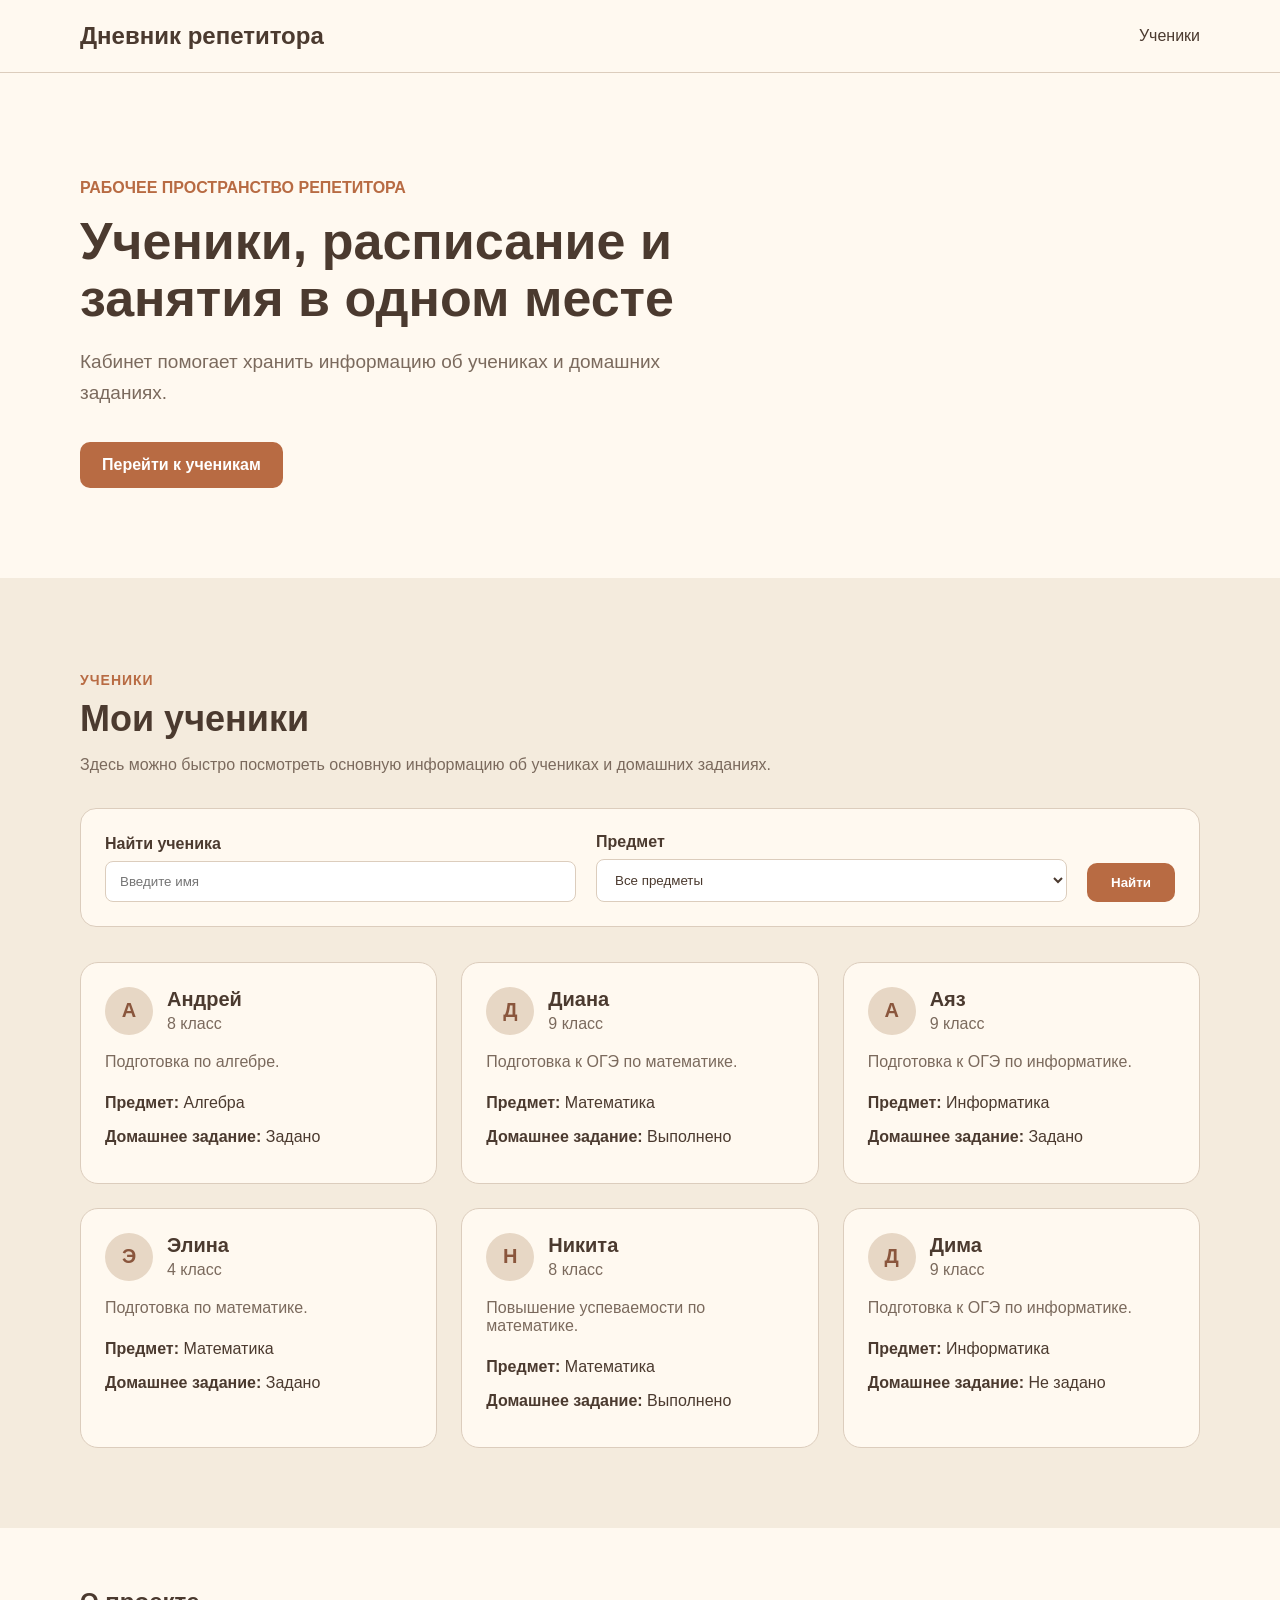
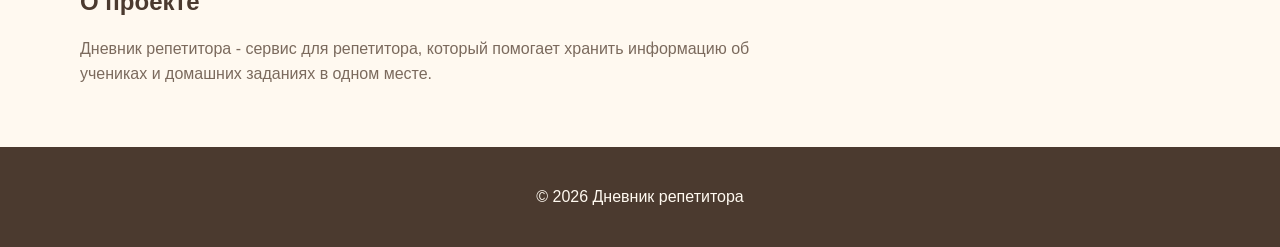
<file: index.html>
<!DOCTYPE html>
<html lang="ru">

<head>
    <meta charset="UTF-8">
    <meta name="viewport" content="width=device-width, initial-scale=1.0">
    <title>Дневник репетитора — кабинет репетитора</title>
    <link rel="stylesheet" href="styles/main.css">
</head>

<body>

<header class="header">
    <div class="container header__content">
        <a class="logo" href="index.html">Дневник репетитора</a>
        <nav class="navigation">
            <a href="#students">Ученики</a>
        </nav>
    </div>
</header>

<main>

    <section class="hero">
        <div class="container">
            <p class="hero__label">Рабочее пространство репетитора</p>
            <h1>Ученики, расписание и занятия в одном месте</h1>
            <p class="hero__description">
                Кабинет помогает хранить информацию об учениках и домашних заданиях.
            </p>
            <a class="button" href="#students">Перейти к ученикам</a>
        </div>
    </section>

    <section class="students" id="students">
        <div class="container">

            <div class="section-heading">
                <p class="section-label">Ученики</p>
                <h2>Мои ученики</h2>
                <p class="section-description">
                    Здесь можно быстро посмотреть основную информацию об учениках и домашних заданиях.
                </p>
            </div>

            <form class="student-filter">
                <div class="form-field">
                    <label for="student-search">Найти ученика</label>
                    <input id="student-search" name="student-search" type="search" placeholder="Введите имя">
                </div>

                <div class="form-field">
                    <label for="subject">Предмет</label>
                    <select id="subject" name="subject">
                        <option value="">Все предметы</option>
                        <option value="math">Математика</option>
                        <option value="algebra">Алгебра</option>
                        <option value="informatics">Информатика</option>
                    </select>
                </div>

                <button type="submit">Найти</button>
            </form>

            <div class="students-grid">

                <article class="student-card">
                    <div class="student-card__header">
                        <div class="student-avatar">А</div>
                        <div><h3>Андрей</h3><p>8 класс</p></div>
                    </div>
                    <p class="student-card__description">Подготовка по алгебре.</p>
                    <div class="student-info">
                        <p><span>Предмет:</span> Алгебра</p>
                        <p><span>Домашнее задание:</span> Задано</p>
                    </div>
                </article>

                <article class="student-card">
                    <div class="student-card__header">
                        <div class="student-avatar">Д</div>
                        <div><h3>Диана</h3><p>9 класс</p></div>
                    </div>
                    <p class="student-card__description">Подготовка к ОГЭ по математике.</p>
                    <div class="student-info">
                        <p><span>Предмет:</span> Математика</p>
                        <p><span>Домашнее задание:</span> Выполнено</p>
                    </div>
                </article>

                <article class="student-card">
                    <div class="student-card__header">
                        <div class="student-avatar">А</div>
                        <div><h3>Аяз</h3><p>9 класс</p></div>
                    </div>
                    <p class="student-card__description">Подготовка к ОГЭ по информатике.</p>
                    <div class="student-info">
                        <p><span>Предмет:</span> Информатика</p>
                        <p><span>Домашнее задание:</span> Задано</p>
                    </div>
                </article>

                <article class="student-card">
                    <div class="student-card__header">
                        <div class="student-avatar">Э</div>
                        <div><h3>Элина</h3><p>4 класс</p></div>
                    </div>
                    <p class="student-card__description">Подготовка по математике.</p>
                    <div class="student-info">
                        <p><span>Предмет:</span> Математика</p>
                        <p><span>Домашнее задание:</span> Задано</p>
                    </div>
                </article>

                <article class="student-card">
                    <div class="student-card__header">
                        <div class="student-avatar">Н</div>
                        <div><h3>Никита</h3><p>8 класс</p></div>
                    </div>
                    <p class="student-card__description">Повышение успеваемости по математике.</p>
                    <div class="student-info">
                        <p><span>Предмет:</span> Математика</p>
                        <p><span>Домашнее задание:</span> Выполнено</p>
                    </div>
                </article>

                <article class="student-card">
                    <div class="student-card__header">
                        <div class="student-avatar">Д</div>
                        <div><h3>Дима</h3><p>9 класс</p></div>
                    </div>
                    <p class="student-card__description">Подготовка к ОГЭ по информатике.</p>
                    <div class="student-info">
                        <p><span>Предмет:</span> Информатика</p>
                        <p><span>Домашнее задание:</span> Не задано</p>
                    </div>
                </article>

            </div>
        </div>
    </section>
    <section class="about">
    <div class="container">
        <h2>О проекте</h2>
        <p>
            Дневник репетитора - сервис для репетитора, который помогает хранить
            информацию об учениках и домашних заданиях в одном месте.
        </p>
    </div>
</section>

</main>
<footer class="footer">
    <div class="container">
        <p>© 2026 Дневник репетитора</p>
    </div>
</footer>

</body>
</html>
</file>
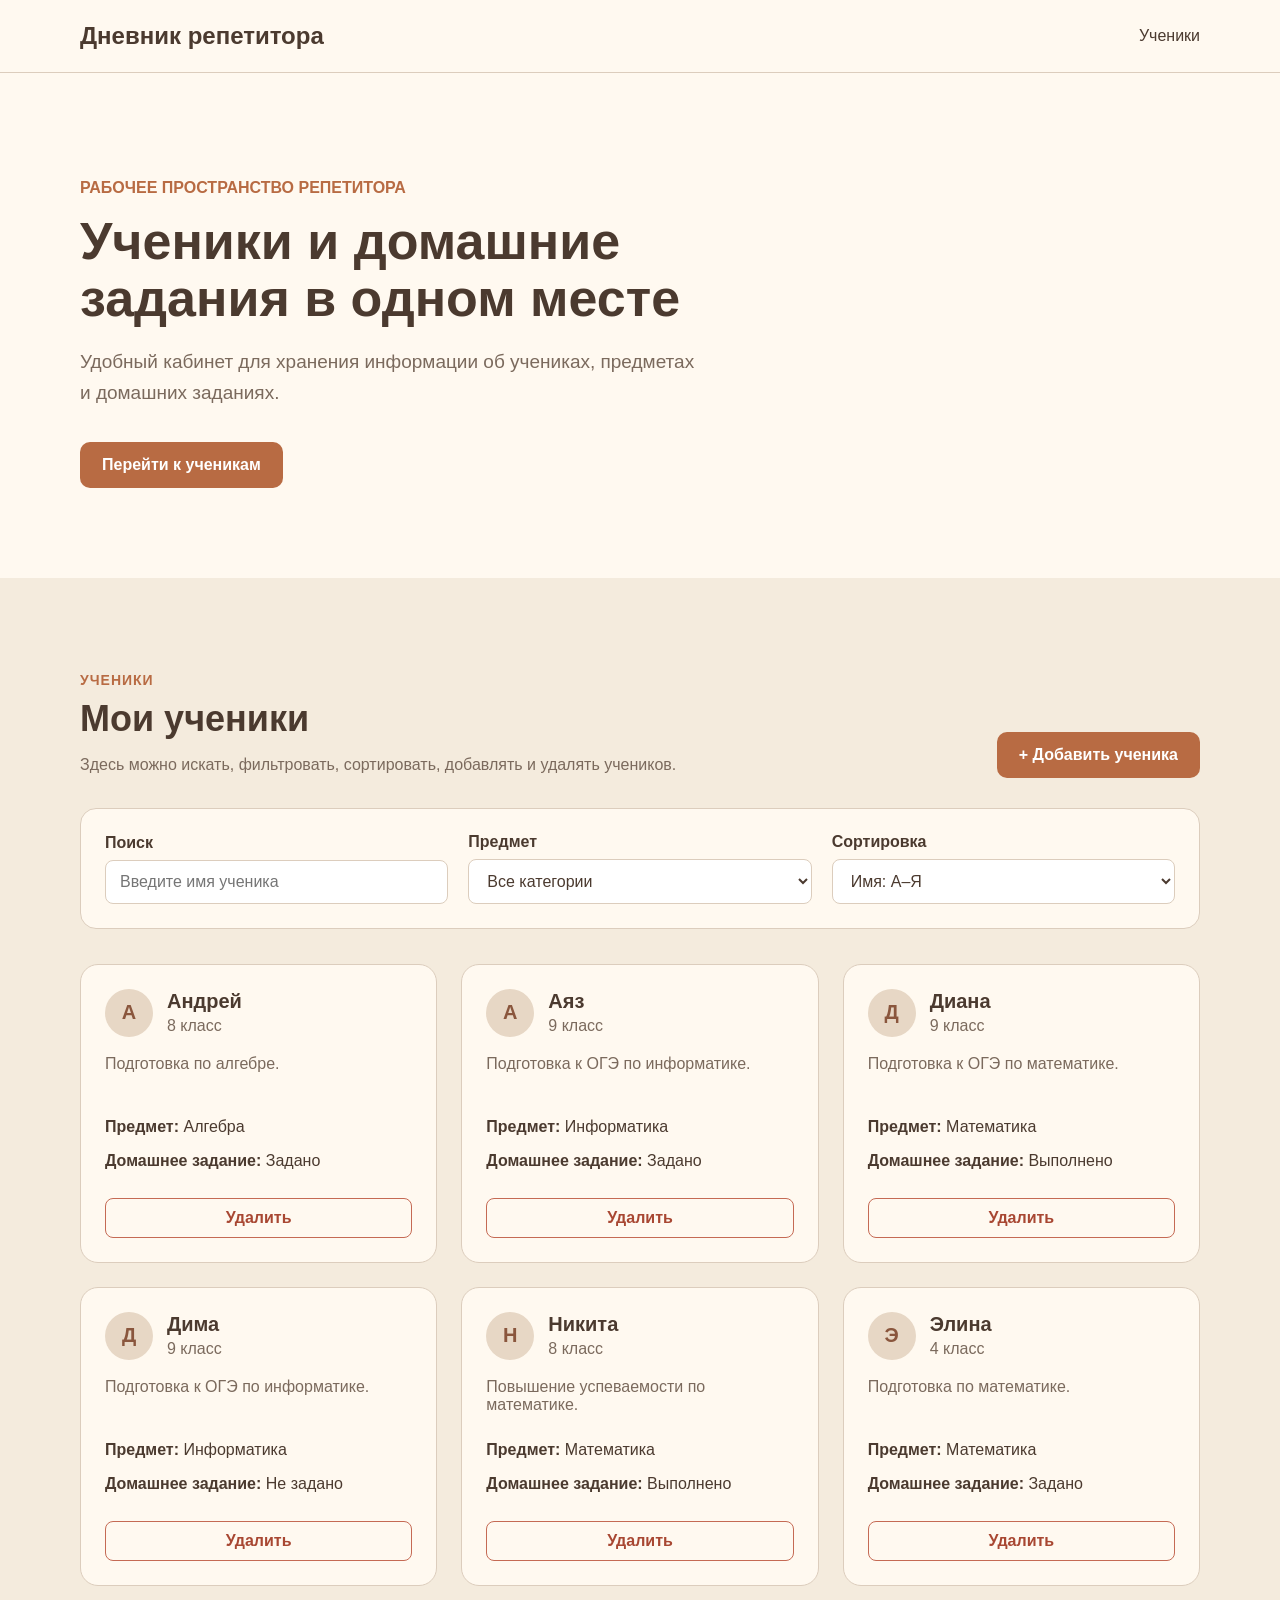
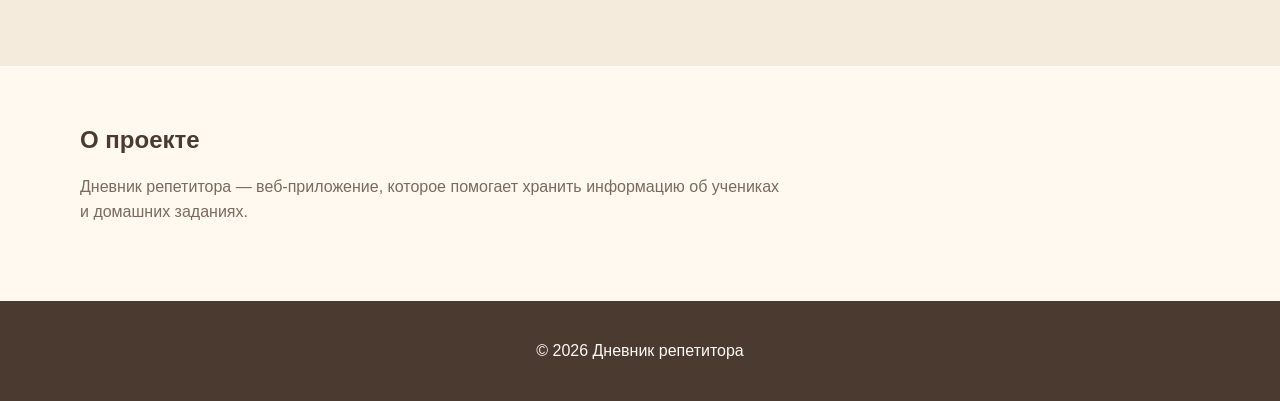
<file: web-программирование 2ЛР/index.html>
<!DOCTYPE html>
<html lang="ru">

<head>
    <meta charset="UTF-8">

    <meta
        name="viewport"
        content="width=device-width, initial-scale=1.0"
    >

    <title>Дневник репетитора</title>

    <link
        rel="stylesheet"
        href="styles/main.css"
    >

    <script
        src="js/app.js"
        defer
    ></script>
</head>


<body>

<header class="header">

    <div class="container header__content">

        <a
            class="logo"
            href="index.html"
        >
            Дневник репетитора
        </a>

        <nav class="navigation">
            <a href="#students">Ученики</a>
        </nav>

    </div>

</header>


<main>

    <section class="hero">

        <div class="container">

            <p class="hero__label">
                Рабочее пространство репетитора
            </p>

            <h1>
                Ученики и домашние задания в одном месте
            </h1>

            <p class="hero__description">
                Удобный кабинет для хранения информации
                об учениках, предметах и домашних заданиях.
            </p>

            <a
                class="button"
                href="#students"
            >
                Перейти к ученикам
            </a>

        </div>

    </section>


    <section
        class="students"
        id="students"
    >

        <div class="container">

            <div class="section-heading">

                <div>

                    <p class="section-label">
                        Ученики
                    </p>

                    <h2>
                        Мои ученики
                    </h2>

                    <p class="section-description">
                        Здесь можно искать, фильтровать,
                        сортировать, добавлять и удалять учеников.
                    </p>

                </div>


                <button
                    class="button add-button"
                    id="open-modal"
                    type="button"
                >
                    + Добавить ученика
                </button>

            </div>


            <div class="student-filter">

                <div class="form-field">

                    <label for="student-search">
                        Поиск
                    </label>

                    <input
                        id="student-search"
                        type="text"
                        placeholder="Введите имя ученика"
                    >

                </div>


                <div class="form-field">

                    <label for="subject-filter">
                        Предмет
                    </label>

                    <select id="subject-filter">

                        <option value="all">
                            Все категории
                        </option>

                        <option value="Математика">
                            Математика
                        </option>

                        <option value="Алгебра">
                            Алгебра
                        </option>

                        <option value="Информатика">
                            Информатика
                        </option>

                        <option value="Физика">
                            Физика
                        </option>

                    </select>

                </div>


                <div class="form-field">

                    <label for="sort-select">
                        Сортировка
                    </label>

                    <select id="sort-select">

                        <option value="name-asc">
                            Имя: А–Я
                        </option>

                        <option value="name-desc">
                            Имя: Я–А
                        </option>

                    </select>

                </div>

            </div>


            <div
                class="students-grid"
                id="students-grid"
            >
            </div>


            <p
                class="empty-message"
                id="empty-message"
                hidden
            >
                Ученики не найдены
            </p>

        </div>

    </section>


    <section class="about">

        <div class="container">

            <h2>
                О проекте
            </h2>

            <p>
                Дневник репетитора — веб-приложение,
                которое помогает хранить информацию
                об учениках и домашних заданиях.
            </p>

        </div>

    </section>

</main>


<footer class="footer">

    <div class="container">

        <p>
            © 2026 Дневник репетитора
        </p>

    </div>

</footer>



<!-- Модальное окно -->

<div
    class="modal"
    id="student-modal"
    aria-hidden="true"
>

    <div class="modal__backdrop"></div>


    <div class="modal__content">

        <button
            class="modal__close"
            id="close-modal"
            type="button"
            aria-label="Закрыть"
        >
            ×
        </button>


        <h2>
            Добавить ученика
        </h2>


        <form
            id="student-form"
            novalidate
        >


            <div class="form-field">

                <label for="student-name">
                    Имя ученика
                </label>

                <input
                    id="student-name"
                    name="name"
                    type="text"
                    minlength="2"
                    required
                >

                <p
                    class="error-message"
                    id="name-error"
                ></p>

            </div>


            <div class="form-field">

                <label for="student-class">
                    Класс
                </label>

                <input
                    id="student-class"
                    name="class"
                    type="number"
                    min="1"
                    max="11"
                    required
                >

                <p
                    class="error-message"
                    id="class-error"
                ></p>

            </div>


            <div class="form-field">

                <label for="student-subject">
                    Предмет
                </label>

                <select
                    id="student-subject"
                    name="subject"
                    required
                >

                    <option value="">
                        Выберите предмет
                    </option>

                    <option value="Математика">
                        Математика
                    </option>

                    <option value="Алгебра">
                        Алгебра
                    </option>

                    <option value="Информатика">
                        Информатика
                    </option>

                    <option value="Физика">
                        Физика
                    </option>

                </select>

                <p
                    class="error-message"
                    id="subject-error"
                ></p>

            </div>


            <div class="form-field">

                <label for="student-description">
                    Цель занятий
                </label>

                <textarea
                    id="student-description"
                    name="description"
                    minlength="5"
                    required
                ></textarea>

                <p
                    class="error-message"
                    id="description-error"
                ></p>

            </div>


            <div class="form-field">

                <label for="student-homework">
                    Домашнее задание
                </label>

                <select
                    id="student-homework"
                    name="homework"
                    required
                >

                    <option value="">
                        Выберите статус
                    </option>

                    <option value="Задано">
                        Задано
                    </option>

                    <option value="Выполнено">
                        Выполнено
                    </option>

                    <option value="Не задано">
                        Не задано
                    </option>

                </select>

                <p
                    class="error-message"
                    id="homework-error"
                ></p>

            </div>


            <div class="modal__actions">

                <button
                    class="cancel-button"
                    id="cancel-modal"
                    type="button"
                >
                    Отмена
                </button>

                <button
                    class="button"
                    type="submit"
                >
                    Добавить
                </button>

            </div>

        </form>

    </div>

</div>

</body>

</html>
</file>
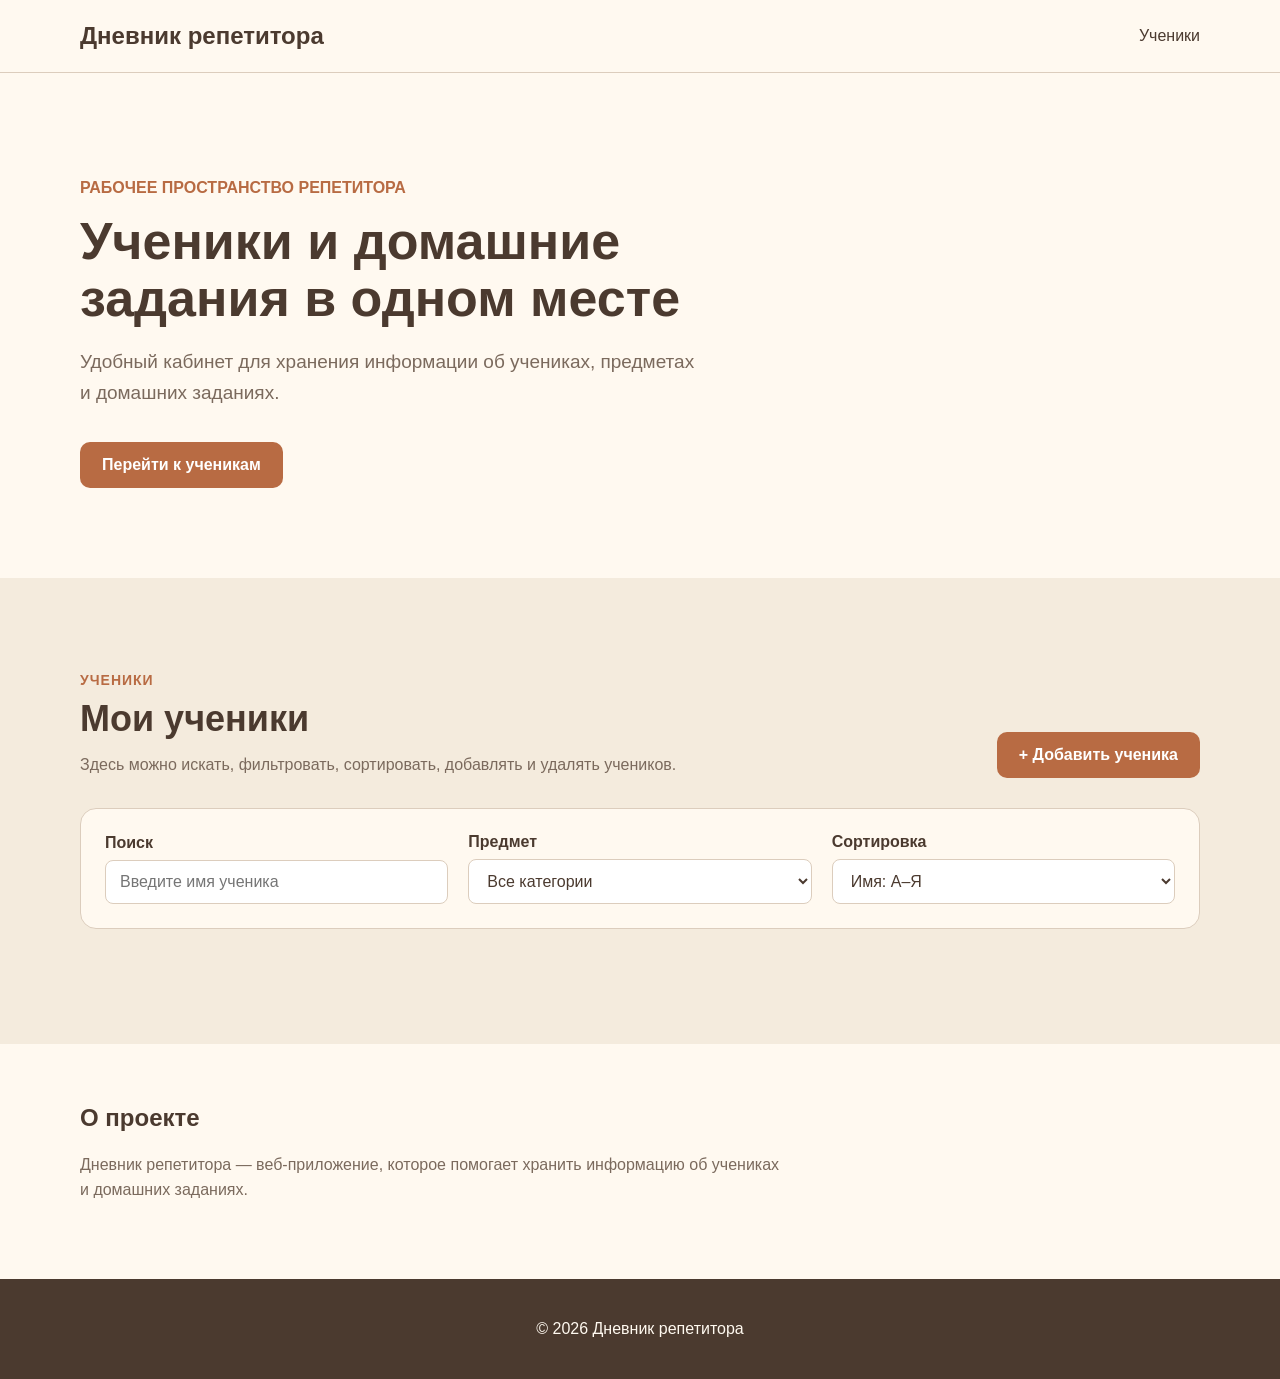
<file: web-программирование 3ЛР/frontend/index.html>
<!DOCTYPE html>
<html lang="ru">

<head>
    <meta charset="UTF-8">

    <meta
        name="viewport"
        content="width=device-width, initial-scale=1.0"
    >

    <title>Дневник репетитора</title>

    <link
        rel="stylesheet"
        href="styles/main.css"
    >

    <script
        src="scripts/app.js"
        defer
    ></script>
</head>


<body>

<header class="header">

    <div class="container header__content">

        <a
            class="logo"
            href="index.html"
        >
            Дневник репетитора
        </a>

        <nav class="navigation">
            <a href="#students">Ученики</a>
        </nav>

    </div>

</header>


<main>

    <section class="hero">

        <div class="container">

            <p class="hero__label">
                Рабочее пространство репетитора
            </p>

            <h1>
                Ученики и домашние задания в одном месте
            </h1>

            <p class="hero__description">
                Удобный кабинет для хранения информации
                об учениках, предметах и домашних заданиях.
            </p>

            <a
                class="button"
                href="#students"
            >
                Перейти к ученикам
            </a>

        </div>

    </section>


    <section
        class="students"
        id="students"
    >

        <div class="container">

            <div class="section-heading">

                <div>

                    <p class="section-label">
                        Ученики
                    </p>

                    <h2>
                        Мои ученики
                    </h2>

                    <p class="section-description">
                        Здесь можно искать, фильтровать,
                        сортировать, добавлять и удалять учеников.
                    </p>

                </div>


                <button
                    class="button add-button"
                    id="open-modal"
                    type="button"
                >
                    + Добавить ученика
                </button>

            </div>


            <div class="student-filter">

                <div class="form-field">

                    <label for="student-search">
                        Поиск
                    </label>

                    <input
                        id="student-search"
                        type="text"
                        placeholder="Введите имя ученика"
                    >

                </div>


                <div class="form-field">

                    <label for="subject-filter">
                        Предмет
                    </label>

                    <select id="subject-filter">

                        <option value="all">
                            Все категории
                        </option>

                        <option value="Математика">
                            Математика
                        </option>

                        <option value="Алгебра">
                            Алгебра
                        </option>

                        <option value="Информатика">
                            Информатика
                        </option>

                        <option value="Физика">
                            Физика
                        </option>

                    </select>

                </div>


                <div class="form-field">

                    <label for="sort-select">
                        Сортировка
                    </label>

                    <select id="sort-select">

                        <option value="name-asc">
                            Имя: А–Я
                        </option>

                        <option value="name-desc">
                            Имя: Я–А
                        </option>

                    </select>

                </div>

            </div>


            <div
                class="students-grid"
                id="students-grid"
            >
            </div>


            <p
                class="empty-message"
                id="empty-message"
                hidden
            >
                Ученики не найдены
            </p>

        </div>

    </section>


    <section class="about">

        <div class="container">

            <h2>
                О проекте
            </h2>

            <p>
                Дневник репетитора — веб-приложение,
                которое помогает хранить информацию
                об учениках и домашних заданиях.
            </p>

        </div>

    </section>

</main>


<footer class="footer">

    <div class="container">

        <p>
            © 2026 Дневник репетитора
        </p>

    </div>

</footer>



<!-- Модальное окно -->

<div
    class="modal"
    id="student-modal"
    aria-hidden="true"
>

    <div class="modal__backdrop"></div>

    <div class="modal__content">

        <button
            class="modal__close"
            id="close-modal"
            type="button"
            aria-label="Закрыть"
        >
            ×
        </button>

        <h2>
            Добавить ученика
        </h2>

        <form
            id="student-form"
            novalidate
        >

            <div class="form-field">

                <label for="student-name">
                    Имя ученика
                </label>

                <input
                    id="student-name"
                    name="name"
                    type="text"
                    minlength="2"
                    required
                >

                <p
                    class="error-message"
                    id="name-error"
                ></p>

            </div>

            <div class="form-field">

                <label for="student-class">
                    Класс
                </label>

                <input
                    id="student-class"
                    name="class"
                    type="number"
                    min="1"
                    max="11"
                    required
                >

                <p
                    class="error-message"
                    id="class-error"
                ></p>

            </div>

            <div class="form-field">

                <label for="student-subject">
                    Предмет
                </label>

                <select
                    id="student-subject"
                    name="subject"
                    required
                >

                    <option value="">
                        Выберите предмет
                    </option>

                    <option value="Математика">
                        Математика
                    </option>

                    <option value="Алгебра">
                        Алгебра
                    </option>

                    <option value="Информатика">
                        Информатика
                    </option>

                    <option value="Физика">
                        Физика
                    </option>

                </select>

                <p
                    class="error-message"
                    id="subject-error"
                ></p>

            </div>

            <div class="form-field">

                <label for="student-description">
                    Цель занятий
                </label>

                <textarea
                    id="student-description"
                    name="description"
                    minlength="5"
                    required
                ></textarea>

                <p
                    class="error-message"
                    id="description-error"
                ></p>

            </div>

            <div class="form-field">

                <label for="student-homework">
                    Домашнее задание
                </label>

                <select
                    id="student-homework"
                    name="homework"
                    required
                >

                    <option value="">
                        Выберите статус
                    </option>

                    <option value="Задано">
                        Задано
                    </option>

                    <option value="Выполнено">
                        Выполнено
                    </option>

                    <option value="Не задано">
                        Не задано
                    </option>

                </select>

                <p
                    class="error-message"
                    id="homework-error"
                ></p>

            </div>

            <div class="modal__actions">

                <button
                    class="cancel-button"
                    id="cancel-modal"
                    type="button"
                >
                    Отмена
                </button>

                <button
                    class="button"
                    type="submit"
                >
                    Добавить
                </button>

            </div>

        </form>

    </div>

</div>

</body>

</html>
</file>
<file: styles/main.css>
* {
    box-sizing: border-box;
}

body {
    margin: 0;
    font-family: Arial, sans-serif;
    background: #F4EBDD;
    color: #4B3A2F;
}

a {
    color: inherit;
    text-decoration: none;
}

.container {
    width: min(1120px, calc(100% - 40px));
    margin: 0 auto;
}

.header,
.hero,
.about {
    background: #FFF9F0;
}

.header {
    border-bottom: 1px solid #DCCDBD;
}

.header__content,
.navigation,
.student-filter,
.student-card__header {
    display: flex;
}

.header__content {
    min-height: 72px;
    align-items: center;
    justify-content: space-between;
    gap: 30px;
}

.logo {
    font-size: 24px;
    font-weight: 700;
}

.navigation {
    gap: 24px;
}

.hero {
    padding: 90px 0;
}

.hero__label,
.section-label {
    color: #B86B43;
    font-weight: 700;
    text-transform: uppercase;
}

.hero h1 {
    max-width: 750px;
    margin: 0 0 20px;
    font-size: 52px;
    line-height: 1.1;
}

.hero__description,
.section-description,
.student-card__header p,
.student-card__description,
.about p {
    color: #7B6A5D;
}

.hero__description {
    max-width: 620px;
    font-size: 19px;
    line-height: 1.6;
}

.button,
.student-filter button {
    background: #B86B43;
    color: white;
    border: none;
    border-radius: 10px;
    font-weight: 600;
}

.button {
    display: inline-block;
    margin-top: 15px;
    padding: 14px 22px;
}

.students {
    padding: 80px 0;
}

.section-heading {
    margin-bottom: 30px;
}

.section-label {
    margin-bottom: 10px;
    font-size: 14px;
    letter-spacing: 1px;
}

.section-heading h2 {
    margin: 0 0 12px;
    font-size: 36px;
}

.section-description,
.about p {
    max-width: 700px;
    margin: 0;
    line-height: 1.6;
}

.student-filter {
    align-items: flex-end;
    gap: 20px;
    margin-bottom: 35px;
    padding: 24px;
    background: #FFF9F0;
    border: 1px solid #DCCDBD;
    border-radius: 16px;
}

.form-field {
    flex: 1;
}

.form-field label {
    display: block;
    margin-bottom: 8px;
    font-weight: 600;
}

.form-field input,
.form-field select {
    width: 100%;
    padding: 12px 14px;
    border: 1px solid #DCCDBD;
    border-radius: 8px;
    background: white;
    color: #4B3A2F;
}

.student-filter button {
    padding: 12px 24px;
    cursor: pointer;
}

.student-filter button:hover {
    background: #995737;
}

.students-grid {
    display: grid;
    grid-template-columns: repeat(3, 1fr);
    gap: 24px;
}

.student-card {
    padding: 24px;
    background: #FFF9F0;
    border: 1px solid #DCCDBD;
    border-radius: 18px;
}

.student-card__header {
    align-items: center;
    gap: 14px;
    margin-bottom: 18px;
}

.student-avatar {
    width: 48px;
    height: 48px;
    display: flex;
    align-items: center;
    justify-content: center;
    border-radius: 50%;
    background: #E7D7C5;
    color: #8A563D;
    font-size: 20px;
    font-weight: 700;
}

.student-card h3 {
    margin: 0 0 4px;
    font-size: 20px;
}

.student-card__header p {
    margin: 0;
}

.student-card__description {
    margin-bottom: 20px;
}

.student-info p {
    margin: 10px 0;
    line-height: 1.5;
}

.student-info span {
    font-weight: 600;
}

.about {
    padding: 60px 0;
}

.about h2 {
    margin-top: 0;
}

.footer {
    padding: 25px 0;
    background: #4B3A2F;
    color: #FFF9F0;
    text-align: center;
}

@media (max-width: 900px) {
    .students-grid {
        grid-template-columns: repeat(2, 1fr);
    }
}

@media (max-width: 600px) {
    .header__content,
    .student-filter {
        flex-direction: column;
        align-items: stretch;
    }

    .students-grid {
        grid-template-columns: 1fr;
    }

    .hero h1 {
        font-size: 36px;
    }
}
</file>
<file: web-программирование 2ЛР/styles/main.css>
* {
    box-sizing: border-box;
}


body {
    margin: 0;

    font-family: Arial, sans-serif;

    background: #F4EBDD;
    color: #4B3A2F;
}


body.modal-open {
    overflow: hidden;
}


a {
    color: inherit;
    text-decoration: none;
}


button,
input,
select,
textarea {
    font: inherit;
}


button {
    cursor: pointer;
}


.container {
    width: min(1120px, calc(100% - 40px));
    margin: 0 auto;
}



/* Шапка */

.header {
    background: #FFF9F0;

    border-bottom: 1px solid #DCCDBD;
}


.header__content {
    min-height: 72px;

    display: flex;
    align-items: center;
    justify-content: space-between;

    gap: 30px;
}


.logo {
    font-size: 24px;
    font-weight: 700;
}


.navigation {
    display: flex;
    gap: 24px;
}



/* Главный блок */

.hero {
    padding: 90px 0;

    background: #FFF9F0;
}


.hero__label,
.section-label {
    color: #B86B43;

    font-weight: 700;

    text-transform: uppercase;
}


.hero h1 {
    max-width: 750px;

    margin: 0 0 20px;

    font-size: 52px;

    line-height: 1.1;
}


.hero__description {
    max-width: 620px;

    font-size: 19px;

    line-height: 1.6;

    color: #7B6A5D;
}



/* Кнопки */

.button {
    display: inline-block;

    padding: 14px 22px;

    border: none;

    border-radius: 10px;

    background: #B86B43;

    color: white;

    font-weight: 600;
}


.button:hover {
    background: #995737;
}


.hero .button {
    margin-top: 15px;
}



/* Раздел ученики */

.students {
    padding: 80px 0;
}


.section-heading {
    margin-bottom: 30px;

    display: flex;

    justify-content: space-between;

    align-items: flex-end;

    gap: 30px;
}


.section-label {
    margin-bottom: 10px;

    font-size: 14px;

    letter-spacing: 1px;
}


.section-heading h2 {
    margin: 0 0 12px;

    font-size: 36px;
}


.section-description {
    max-width: 650px;

    margin: 0;

    color: #7B6A5D;

    line-height: 1.6;
}



/* Поиск, фильтрация и сортировка */

.student-filter {
    margin-bottom: 35px;

    padding: 24px;

    display: flex;

    align-items: flex-end;

    gap: 20px;

    background: #FFF9F0;

    border: 1px solid #DCCDBD;

    border-radius: 16px;
}


.form-field {
    flex: 1;
}


.form-field label {
    display: block;

    margin-bottom: 8px;

    font-weight: 600;
}


.form-field input,
.form-field select,
.form-field textarea {
    width: 100%;

    padding: 12px 14px;

    border: 1px solid #DCCDBD;

    border-radius: 8px;

    background: white;

    color: #4B3A2F;
}


.form-field textarea {
    min-height: 90px;

    resize: vertical;
}


.form-field input:focus,
.form-field select:focus,
.form-field textarea:focus {
    outline: 2px solid #B86B43;

    outline-offset: 1px;
}



/* Карточки */

.students-grid {
    display: grid;

    grid-template-columns: repeat(3, 1fr);

    gap: 24px;
}


.student-card {
    padding: 24px;

    background: #FFF9F0;

    border: 1px solid #DCCDBD;

    border-radius: 18px;
}


.student-card__header {
    display: flex;

    align-items: center;

    gap: 14px;

    margin-bottom: 18px;
}


.student-avatar {
    width: 48px;

    height: 48px;

    display: flex;

    align-items: center;

    justify-content: center;

    flex-shrink: 0;

    border-radius: 50%;

    background: #E7D7C5;

    color: #8A563D;

    font-size: 20px;

    font-weight: 700;
}


.student-card h3 {
    margin: 0 0 4px;

    font-size: 20px;
}


.student-card__header p {
    margin: 0;

    color: #7B6A5D;
}


.student-card__description {
    min-height: 40px;

    margin-bottom: 20px;

    color: #7B6A5D;
}


.student-info p {
    margin: 10px 0;

    line-height: 1.5;
}


.student-info span {
    font-weight: 600;
}



/* Кнопка удаления */

.delete-button {
    width: 100%;

    margin-top: 15px;

    padding: 10px;

    border: 1px solid #C56A54;

    border-radius: 8px;

    background: transparent;

    color: #A84732;

    font-weight: 600;
}


.delete-button:hover {
    background: #F6DDD6;
}



/* Сообщение если ничего не найдено */

.empty-message {
    padding: 30px;

    text-align: center;

    background: #FFF9F0;

    border: 1px solid #DCCDBD;

    border-radius: 16px;

    color: #7B6A5D;
}



/* О проекте */

.about {
    padding: 60px 0;

    background: #FFF9F0;
}


.about h2 {
    margin-top: 0;
}


.about p {
    max-width: 700px;

    line-height: 1.6;

    color: #7B6A5D;
}



/* Подвал */

.footer {
    padding: 25px 0;

    background: #4B3A2F;

    color: #FFF9F0;

    text-align: center;
}



/* Модальное окно */

.modal {
    position: fixed;

    inset: 0;

    display: none;

    align-items: center;

    justify-content: center;

    padding: 20px;

    z-index: 1000;
}


.modal.active {
    display: flex;
}


.modal__backdrop {
    position: absolute;

    inset: 0;

    background: rgba(50, 35, 25, 0.55);
}


.modal__content {
    position: relative;

    width: min(520px, 100%);

    max-height: 90vh;

    overflow-y: auto;

    padding: 30px;

    background: #FFF9F0;

    border-radius: 18px;

    z-index: 1;
}


.modal__content h2 {
    margin-top: 0;
}


.modal__close {
    position: absolute;

    top: 12px;

    right: 16px;

    border: none;

    background: transparent;

    color: #4B3A2F;

    font-size: 30px;
}


.modal__content .form-field {
    margin-bottom: 18px;
}



/* Ошибки */

.error-message {
    min-height: 18px;

    margin: 5px 0 0;

    color: #B55239;

    font-size: 13px;
}


.invalid {
    border-color: #B55239 !important;
}



/* Кнопки модального окна */

.modal__actions {
    margin-top: 25px;

    display: flex;

    justify-content: flex-end;

    gap: 12px;
}


.cancel-button {
    padding: 12px 20px;

    border: 1px solid #DCCDBD;

    border-radius: 10px;

    background: white;

    color: #4B3A2F;
}


.cancel-button:hover {
    background: #F4EBDD;
}



/* Планшет */

@media (max-width: 900px) {

    .students-grid {
        grid-template-columns: repeat(2, 1fr);
    }


    .section-heading {
        align-items: flex-start;
    }

}



/* Телефон */

@media (max-width: 600px) {

    .container {
        width: calc(100% - 28px);
    }


    .header__content,
    .student-filter,
    .section-heading {
        flex-direction: column;

        align-items: stretch;
    }


    .header__content {
        padding: 18px 0;
    }


    .hero {
        padding: 60px 0;
    }


    .hero h1 {
        font-size: 36px;
    }


    .students {
        padding: 60px 0;
    }


    .students-grid {
        grid-template-columns: 1fr;
    }


    .add-button {
        width: 100%;

        text-align: center;
    }


    .modal__content {
        padding: 25px 20px;
    }


    .modal__actions {
        flex-direction: column;
    }


    .modal__actions button {
        width: 100%;
    }

}
</file>
<file: web-программирование 3ЛР/frontend/styles/main.css>
* {
    box-sizing: border-box;
}


body {
    margin: 0;

    font-family: Arial, sans-serif;

    background: #F4EBDD;
    color: #4B3A2F;
}


body.modal-open {
    overflow: hidden;
}


a {
    color: inherit;
    text-decoration: none;
}


button,
input,
select,
textarea {
    font: inherit;
}


button {
    cursor: pointer;
}


.container {
    width: min(1120px, calc(100% - 40px));
    margin: 0 auto;
}



/* Шапка */

.header {
    background: #FFF9F0;

    border-bottom: 1px solid #DCCDBD;
}


.header__content {
    min-height: 72px;

    display: flex;
    align-items: center;
    justify-content: space-between;

    gap: 30px;
}


.logo {
    font-size: 24px;
    font-weight: 700;
}


.navigation {
    display: flex;
    gap: 24px;
}



/* Главный блок */

.hero {
    padding: 90px 0;

    background: #FFF9F0;
}


.hero__label,
.section-label {
    color: #B86B43;

    font-weight: 700;

    text-transform: uppercase;
}


.hero h1 {
    max-width: 750px;

    margin: 0 0 20px;

    font-size: 52px;

    line-height: 1.1;
}


.hero__description {
    max-width: 620px;

    font-size: 19px;

    line-height: 1.6;

    color: #7B6A5D;
}



/* Кнопки */

.button {
    display: inline-block;

    padding: 14px 22px;

    border: none;

    border-radius: 10px;

    background: #B86B43;

    color: white;

    font-weight: 600;
}


.button:hover {
    background: #995737;
}


.hero .button {
    margin-top: 15px;
}



/* Раздел ученики */

.students {
    padding: 80px 0;
}


.section-heading {
    margin-bottom: 30px;

    display: flex;

    justify-content: space-between;

    align-items: flex-end;

    gap: 30px;
}


.section-label {
    margin-bottom: 10px;

    font-size: 14px;

    letter-spacing: 1px;
}


.section-heading h2 {
    margin: 0 0 12px;

    font-size: 36px;
}


.section-description {
    max-width: 650px;

    margin: 0;

    color: #7B6A5D;

    line-height: 1.6;
}



/* Поиск, фильтрация и сортировка */

.student-filter {
    margin-bottom: 35px;

    padding: 24px;

    display: flex;

    align-items: flex-end;

    gap: 20px;

    background: #FFF9F0;

    border: 1px solid #DCCDBD;

    border-radius: 16px;
}


.form-field {
    flex: 1;
}


.form-field label {
    display: block;

    margin-bottom: 8px;

    font-weight: 600;
}


.form-field input,
.form-field select,
.form-field textarea {
    width: 100%;

    padding: 12px 14px;

    border: 1px solid #DCCDBD;

    border-radius: 8px;

    background: white;

    color: #4B3A2F;
}


.form-field textarea {
    min-height: 90px;

    resize: vertical;
}


.form-field input:focus,
.form-field select:focus,
.form-field textarea:focus {
    outline: 2px solid #B86B43;

    outline-offset: 1px;
}



/* Карточки */

.students-grid {
    display: grid;

    grid-template-columns: repeat(3, 1fr);

    gap: 24px;
}


.student-card {
    position: relative;
    padding: 24px;
    background: #FFF9F0;
    border: 1px solid #DCCDBD;
    border-radius: 18px;
}


.student-card__header {
    display: flex;

    align-items: center;

    gap: 14px;

    margin-bottom: 18px;
}


.student-avatar {
    width: 48px;

    height: 48px;

    display: flex;

    align-items: center;

    justify-content: center;

    flex-shrink: 0;

    border-radius: 50%;

    background: #E7D7C5;

    color: #8A563D;

    font-size: 20px;

    font-weight: 700;
}


.student-card h3 {
    margin: 0 0 4px;

    font-size: 20px;
}


.student-card__header p {
    margin: 0;

    color: #7B6A5D;
}


.student-card__description {
    min-height: 40px;

    margin-bottom: 20px;

    color: #7B6A5D;
}


.student-info p {
    margin: 10px 0;

    line-height: 1.5;
}


.student-info span {
    font-weight: 600;
}



/* Кнопка удаления */

.delete-button {
    position: absolute;
    top: 12px;
    right: 12px;

    width: 32px;
    height: 32px;

    display: flex;
    align-items: center;
    justify-content: center;

    padding: 0;

    border: none;
    border-radius: 50%;

    background: transparent;
    color: #A84732;

    font-size: 24px;
    line-height: 1;
}

.delete-button:hover {
    background: #F6DDD6;
    color: #8E3525;
}


.delete-button:hover {
    background: #F6DDD6;
}



/* Сообщение если ничего не найдено */

.empty-message {
    padding: 30px;

    text-align: center;

    background: #FFF9F0;

    border: 1px solid #DCCDBD;

    border-radius: 16px;

    color: #7B6A5D;
}



/* О проекте */

.about {
    padding: 60px 0;

    background: #FFF9F0;
}


.about h2 {
    margin-top: 0;
}


.about p {
    max-width: 700px;

    line-height: 1.6;

    color: #7B6A5D;
}



/* Подвал */

.footer {
    padding: 25px 0;

    background: #4B3A2F;

    color: #FFF9F0;

    text-align: center;
}



/* Модальное окно */

.modal {
    position: fixed;

    inset: 0;

    display: none;

    align-items: center;

    justify-content: center;

    padding: 20px;

    z-index: 1000;
}


.modal.active {
    display: flex;
}


.modal__backdrop {
    position: absolute;

    inset: 0;

    background: rgba(50, 35, 25, 0.55);
}


.modal__content {
    position: relative;

    width: min(520px, 100%);

    max-height: 90vh;

    overflow-y: auto;

    padding: 30px;

    background: #FFF9F0;

    border-radius: 18px;

    z-index: 1;
}


.modal__content h2 {
    margin-top: 0;
}


.modal__close {
    position: absolute;

    top: 12px;

    right: 16px;

    border: none;

    background: transparent;

    color: #4B3A2F;

    font-size: 30px;
}


.modal__content .form-field {
    margin-bottom: 18px;
}



/* Ошибки */

.error-message {
    min-height: 18px;

    margin: 5px 0 0;

    color: #B55239;

    font-size: 13px;
}


.invalid {
    border-color: #B55239 !important;
}



/* Кнопки модального окна */

.modal__actions {
    margin-top: 25px;

    display: flex;

    justify-content: flex-end;

    gap: 12px;
}


.cancel-button {
    padding: 12px 20px;

    border: 1px solid #DCCDBD;

    border-radius: 10px;

    background: white;

    color: #4B3A2F;
}


.cancel-button:hover {
    background: #F4EBDD;
}

.homework-select {
    width: 100%;
    margin-top: 6px;
    padding: 8px;

    border: 1px solid #DCCDBD;
    border-radius: 8px;

    background: white;
    color: #4B3A2F;
}

/* Планшет */

@media (max-width: 900px) {

    .students-grid {
        grid-template-columns: repeat(2, 1fr);
    }


    .section-heading {
        align-items: flex-start;
    }

}



/* Телефон */

@media (max-width: 600px) {

    .container {
        width: calc(100% - 28px);
    }


    .header__content,
    .student-filter,
    .section-heading {
        flex-direction: column;

        align-items: stretch;
    }


    .header__content {
        padding: 18px 0;
    }


    .hero {
        padding: 60px 0;
    }


    .hero h1 {
        font-size: 36px;
    }


    .students {
        padding: 60px 0;
    }


    .students-grid {
        grid-template-columns: 1fr;
    }


    .add-button {
        width: 100%;

        text-align: center;
    }


    .modal__content {
        padding: 25px 20px;
    }


    .modal__actions {
        flex-direction: column;
    }


    .modal__actions button {
        width: 100%;
    }

}
</file>
